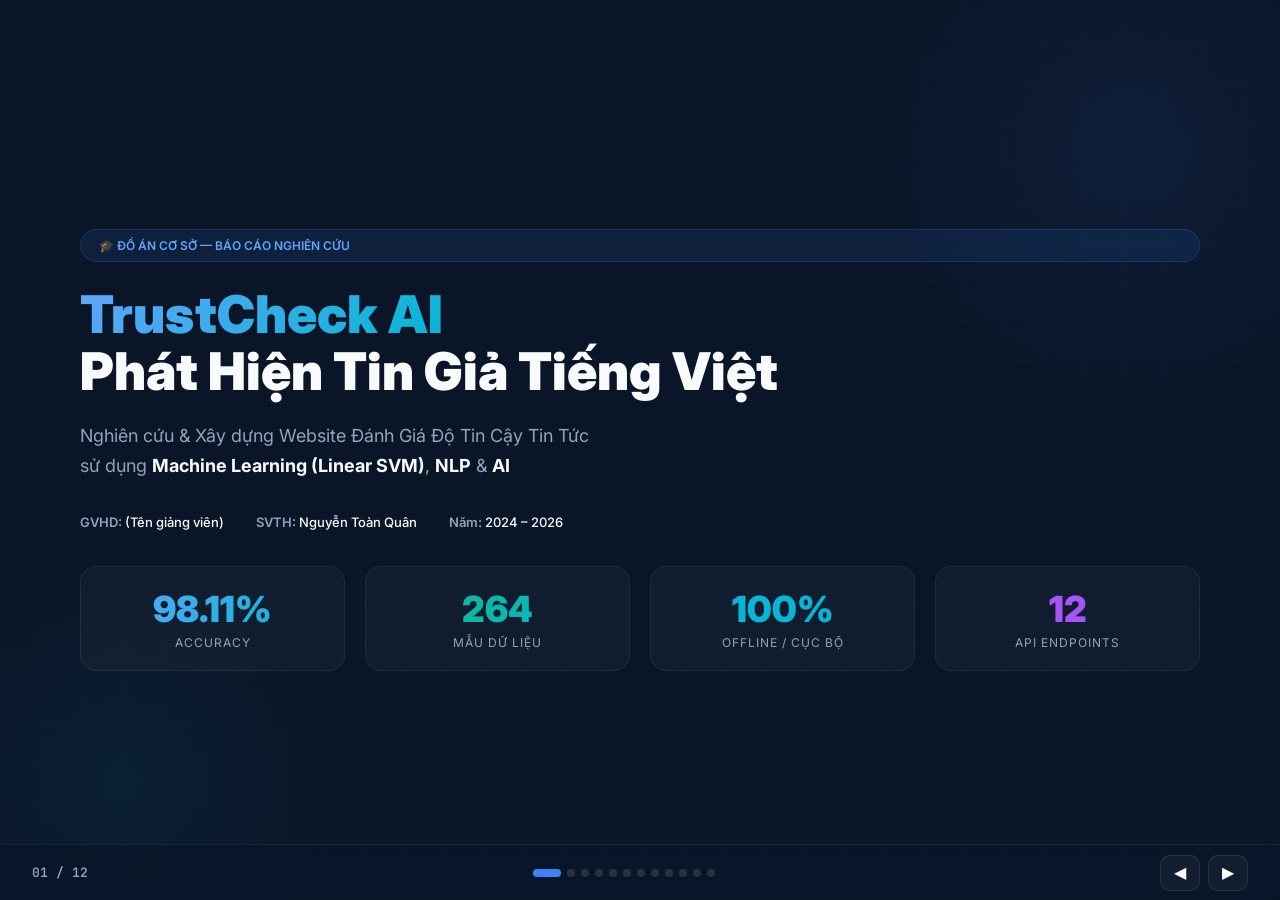
<file: presentation.html>
<!DOCTYPE html>
<html lang="vi">
<head>
    <meta charset="UTF-8">
    <meta name="viewport" content="width=device-width, initial-scale=1.0">
    <title>TrustCheck AI — Báo cáo Đồ án Cơ sở</title>
    <link href="https://fonts.googleapis.com/css2?family=Inter:wght@300;400;500;600;700;800;900&family=JetBrains+Mono:wght@400;500;600&display=swap" rel="stylesheet">
    <style>
        *, *::before, *::after { margin: 0; padding: 0; box-sizing: border-box; }

        :root {
            --navy: #0a1628;
            --navy-light: #111d35;
            --navy-mid: #162544;
            --blue: #3b82f6;
            --blue-light: #60a5fa;
            --cyan: #06b6d4;
            --emerald: #10b981;
            --red: #ef4444;
            --orange: #f97316;
            --amber: #f59e0b;
            --purple: #a855f7;
            --pink: #ec4899;
            --white: #f8fafc;
            --gray: #94a3b8;
            --gray-dark: #64748b;
        }

        html, body {
            width: 100%; height: 100%;
            font-family: 'Inter', sans-serif;
            background: var(--navy);
            color: var(--white);
            overflow: hidden;
        }

        /* ── Slide Container ───────────────────── */
        .slides-wrapper {
            width: 100%; height: 100%;
            position: relative;
        }

        .slide {
            position: absolute;
            inset: 0;
            display: flex;
            flex-direction: column;
            justify-content: center;
            padding: 60px 80px;
            opacity: 0;
            transform: translateX(60px);
            transition: opacity 0.6s ease, transform 0.6s ease;
            pointer-events: none;
            overflow-y: auto;
        }
        .slide.active {
            opacity: 1;
            transform: translateX(0);
            pointer-events: auto;
        }
        .slide.prev {
            opacity: 0;
            transform: translateX(-60px);
        }

        /* ── Backgrounds ───────────────────── */
        .bg-grid {
            background-image:
                linear-gradient(rgba(59,130,246,0.03) 1px, transparent 1px),
                linear-gradient(90deg, rgba(59,130,246,0.03) 1px, transparent 1px);
            background-size: 40px 40px;
        }
        .bg-radial {
            background: radial-gradient(ellipse at 30% 50%, rgba(59,130,246,0.08) 0%, transparent 60%),
                        radial-gradient(ellipse at 70% 80%, rgba(6,182,212,0.06) 0%, transparent 50%);
        }
        .bg-glow-top {
            background: radial-gradient(ellipse at 50% -10%, rgba(59,130,246,0.12) 0%, transparent 50%);
        }

        /* ── Typography ───────────────────── */
        .slide-label {
            font-size: 11px;
            font-weight: 700;
            text-transform: uppercase;
            letter-spacing: 4px;
            color: var(--blue-light);
            margin-bottom: 12px;
        }
        h1 { font-size: 52px; font-weight: 900; line-height: 1.1; margin-bottom: 20px; }
        h2 { font-size: 38px; font-weight: 800; line-height: 1.2; margin-bottom: 16px; }
        h3 { font-size: 22px; font-weight: 700; margin-bottom: 10px; }
        .subtitle {
            font-size: 18px;
            font-weight: 400;
            color: var(--gray);
            line-height: 1.7;
            max-width: 800px;
        }
        .text-gradient {
            background: linear-gradient(135deg, var(--blue-light), var(--cyan));
            -webkit-background-clip: text;
            -webkit-text-fill-color: transparent;
            background-clip: text;
        }
        .text-gradient-warm {
            background: linear-gradient(135deg, var(--orange), var(--pink));
            -webkit-background-clip: text;
            -webkit-text-fill-color: transparent;
            background-clip: text;
        }
        .text-gradient-green {
            background: linear-gradient(135deg, var(--emerald), var(--cyan));
            -webkit-background-clip: text;
            -webkit-text-fill-color: transparent;
            background-clip: text;
        }

        /* ── Cards ───────────────────── */
        .card-grid {
            display: grid;
            gap: 16px;
            margin-top: 20px;
        }
        .card-grid.cols-2 { grid-template-columns: 1fr 1fr; }
        .card-grid.cols-3 { grid-template-columns: 1fr 1fr 1fr; }
        .card-grid.cols-4 { grid-template-columns: 1fr 1fr 1fr 1fr; }

        .card {
            background: rgba(255,255,255,0.03);
            border: 1px solid rgba(255,255,255,0.06);
            border-radius: 16px;
            padding: 24px;
            backdrop-filter: blur(10px);
            transition: transform 0.3s, border-color 0.3s;
        }
        .card:hover {
            transform: translateY(-3px);
            border-color: rgba(59,130,246,0.3);
        }
        .card .icon {
            width: 44px; height: 44px;
            border-radius: 12px;
            display: flex;
            align-items: center;
            justify-content: center;
            font-size: 20px;
            margin-bottom: 14px;
        }
        .icon-blue { background: rgba(59,130,246,0.15); }
        .icon-cyan { background: rgba(6,182,212,0.15); }
        .icon-green { background: rgba(16,185,129,0.15); }
        .icon-red { background: rgba(239,68,68,0.15); }
        .icon-purple { background: rgba(168,85,247,0.15); }
        .icon-orange { background: rgba(249,115,22,0.15); }
        .icon-pink { background: rgba(236,72,153,0.15); }
        .icon-amber { background: rgba(245,158,11,0.15); }

        .card h3 { font-size: 16px; font-weight: 700; margin-bottom: 8px; }
        .card p { font-size: 13px; color: var(--gray); line-height: 1.6; }

        /* ── Metric Stat ───────────────────── */
        .stat-row {
            display: flex;
            gap: 20px;
            margin-top: 24px;
            flex-wrap: wrap;
        }
        .stat-box {
            flex: 1;
            min-width: 140px;
            background: rgba(255,255,255,0.03);
            border: 1px solid rgba(255,255,255,0.06);
            border-radius: 16px;
            padding: 20px 24px;
            text-align: center;
        }
        .stat-box .value {
            font-size: 36px;
            font-weight: 900;
            margin-bottom: 4px;
        }
        .stat-box .label {
            font-size: 12px;
            color: var(--gray);
            text-transform: uppercase;
            letter-spacing: 1px;
        }

        /* ── Table ───────────────────── */
        .data-table {
            width: 100%;
            border-collapse: separate;
            border-spacing: 0;
            margin-top: 16px;
            font-size: 14px;
        }
        .data-table th {
            background: rgba(59,130,246,0.12);
            padding: 12px 16px;
            text-align: left;
            font-weight: 700;
            font-size: 12px;
            text-transform: uppercase;
            letter-spacing: 1px;
            color: var(--blue-light);
        }
        .data-table th:first-child { border-radius: 10px 0 0 0; }
        .data-table th:last-child { border-radius: 0 10px 0 0; }
        .data-table td {
            padding: 11px 16px;
            border-bottom: 1px solid rgba(255,255,255,0.04);
            color: var(--gray);
        }
        .data-table tr:hover td {
            background: rgba(255,255,255,0.02);
        }
        .data-table tr.highlight td {
            color: var(--white);
            background: rgba(59,130,246,0.08);
            font-weight: 600;
        }

        /* ── Badge / Tag ───────────────────── */
        .badge {
            display: inline-block;
            padding: 4px 12px;
            border-radius: 100px;
            font-size: 11px;
            font-weight: 700;
            letter-spacing: 0.5px;
        }
        .badge-blue { background: rgba(59,130,246,0.15); color: var(--blue-light); }
        .badge-green { background: rgba(16,185,129,0.15); color: var(--emerald); }
        .badge-red { background: rgba(239,68,68,0.15); color: var(--red); }
        .badge-amber { background: rgba(245,158,11,0.15); color: var(--amber); }

        /* ── Flow / Pipeline ───────────────────── */
        .pipeline {
            display: flex;
            align-items: center;
            gap: 0;
            margin-top: 24px;
            flex-wrap: wrap;
        }
        .pipeline-step {
            flex: 1;
            min-width: 130px;
            background: rgba(255,255,255,0.03);
            border: 1px solid rgba(255,255,255,0.06);
            border-radius: 12px;
            padding: 16px;
            text-align: center;
            position: relative;
        }
        .pipeline-step .step-icon {
            font-size: 24px;
            margin-bottom: 8px;
        }
        .pipeline-step .step-title {
            font-size: 12px;
            font-weight: 700;
            color: var(--white);
            margin-bottom: 4px;
        }
        .pipeline-step .step-desc {
            font-size: 10px;
            color: var(--gray-dark);
            line-height: 1.4;
        }
        .pipeline-arrow {
            font-size: 18px;
            color: var(--blue);
            padding: 0 6px;
            flex-shrink: 0;
        }

        /* ── Two Column Layout ───────────────────── */
        .two-col {
            display: grid;
            grid-template-columns: 1fr 1fr;
            gap: 40px;
            align-items: start;
        }
        .two-col.wide-left { grid-template-columns: 1.3fr 1fr; }
        .two-col.wide-right { grid-template-columns: 1fr 1.3fr; }

        /* ── Bullet List ───────────────────── */
        .bullet-list {
            list-style: none;
            padding: 0;
        }
        .bullet-list li {
            position: relative;
            padding-left: 28px;
            margin-bottom: 12px;
            font-size: 15px;
            color: var(--gray);
            line-height: 1.6;
        }
        .bullet-list li::before {
            content: '';
            position: absolute;
            left: 0;
            top: 8px;
            width: 8px;
            height: 8px;
            border-radius: 50%;
            background: var(--blue);
        }
        .bullet-list li strong { color: var(--white); }

        .bullet-list.green li::before { background: var(--emerald); }
        .bullet-list.red li::before { background: var(--red); }
        .bullet-list.orange li::before { background: var(--orange); }

        /* ── Code Block ───────────────────── */
        .code-block {
            background: rgba(0,0,0,0.3);
            border: 1px solid rgba(255,255,255,0.06);
            border-radius: 12px;
            padding: 20px 24px;
            font-family: 'JetBrains Mono', monospace;
            font-size: 12px;
            line-height: 1.8;
            color: var(--gray);
            overflow-x: auto;
            margin-top: 12px;
        }
        .code-block .kw { color: var(--purple); }
        .code-block .fn { color: var(--blue-light); }
        .code-block .str { color: var(--emerald); }
        .code-block .cm { color: var(--gray-dark); }
        .code-block .num { color: var(--orange); }

        /* ── Progress Bar ───────────────────── */
        .progress-bar-container {
            margin-bottom: 14px;
        }
        .progress-label {
            display: flex;
            justify-content: space-between;
            font-size: 13px;
            margin-bottom: 6px;
        }
        .progress-label .name { font-weight: 600; color: var(--white); }
        .progress-label .val { font-weight: 700; font-family: 'JetBrains Mono', monospace; }
        .progress-track {
            height: 10px;
            background: rgba(255,255,255,0.06);
            border-radius: 100px;
            overflow: hidden;
        }
        .progress-fill {
            height: 100%;
            border-radius: 100px;
            transition: width 1s ease;
        }

        /* ── Screenshot frame ───────────────────── */
        .screenshot-grid {
            display: grid;
            grid-template-columns: 1fr 1fr 1fr;
            gap: 14px;
            margin-top: 16px;
        }
        .screenshot-frame {
            border-radius: 12px;
            overflow: hidden;
            border: 1px solid rgba(255,255,255,0.08);
            background: var(--navy-light);
        }
        .screenshot-frame .frame-bar {
            height: 24px;
            background: rgba(255,255,255,0.04);
            display: flex;
            align-items: center;
            padding: 0 10px;
            gap: 5px;
        }
        .screenshot-frame .dot {
            width: 7px; height: 7px;
            border-radius: 50%;
        }
        .screenshot-frame .dot.r { background: #ef4444; }
        .screenshot-frame .dot.y { background: #f59e0b; }
        .screenshot-frame .dot.g { background: #10b981; }
        .screenshot-frame img {
            width: 100%;
            display: block;
        }
        .screenshot-frame .frame-label {
            padding: 8px 12px;
            font-size: 11px;
            font-weight: 600;
            color: var(--gray);
            text-align: center;
            background: rgba(255,255,255,0.02);
        }

        /* ── Circular Loop ───────────────────── */
        .loop-container {
            display: flex;
            align-items: center;
            justify-content: center;
            gap: 0;
            margin-top: 24px;
        }
        .loop-step {
            width: 160px;
            padding: 16px;
            background: rgba(255,255,255,0.03);
            border: 1px solid rgba(255,255,255,0.06);
            border-radius: 14px;
            text-align: center;
        }
        .loop-step .loop-icon { font-size: 28px; margin-bottom: 8px; }
        .loop-step .loop-title { font-size: 12px; font-weight: 700; color: var(--white); margin-bottom: 4px; }
        .loop-step .loop-desc { font-size: 10px; color: var(--gray-dark); }
        .loop-arrow { font-size: 24px; color: var(--cyan); padding: 0 10px; }

        /* ── Navigation ───────────────────── */
        .nav-bar {
            position: fixed;
            bottom: 0;
            left: 0; right: 0;
            height: 56px;
            background: rgba(10,22,40,0.85);
            backdrop-filter: blur(20px);
            border-top: 1px solid rgba(255,255,255,0.06);
            display: flex;
            align-items: center;
            justify-content: space-between;
            padding: 0 32px;
            z-index: 1000;
        }
        .nav-bar .slide-counter {
            font-size: 13px;
            color: var(--gray);
            font-weight: 600;
            font-family: 'JetBrains Mono', monospace;
        }
        .nav-bar .nav-btns {
            display: flex;
            gap: 8px;
        }
        .nav-btn {
            width: 40px; height: 36px;
            border-radius: 10px;
            border: 1px solid rgba(255,255,255,0.1);
            background: rgba(255,255,255,0.04);
            color: var(--white);
            font-size: 16px;
            cursor: pointer;
            display: flex;
            align-items: center;
            justify-content: center;
            transition: background 0.2s, border-color 0.2s;
        }
        .nav-btn:hover {
            background: rgba(59,130,246,0.15);
            border-color: rgba(59,130,246,0.4);
        }
        .progress-dots {
            display: flex;
            gap: 6px;
        }
        .progress-dot {
            width: 8px; height: 8px;
            border-radius: 50%;
            background: rgba(255,255,255,0.12);
            cursor: pointer;
            transition: all 0.3s;
        }
        .progress-dot.active {
            width: 28px;
            border-radius: 100px;
            background: var(--blue);
        }

        /* ── Cover Slide Special ───────────────────── */
        .cover-deco {
            position: absolute;
            top: -100px;
            right: -100px;
            width: 500px;
            height: 500px;
            border-radius: 50%;
            background: radial-gradient(circle, rgba(59,130,246,0.08) 0%, transparent 70%);
            pointer-events: none;
        }
        .cover-deco-2 {
            position: absolute;
            bottom: -80px;
            left: -80px;
            width: 400px;
            height: 400px;
            border-radius: 50%;
            background: radial-gradient(circle, rgba(6,182,212,0.06) 0%, transparent 70%);
            pointer-events: none;
        }
        .cover-badge {
            display: inline-flex;
            align-items: center;
            gap: 8px;
            padding: 8px 18px;
            border-radius: 100px;
            background: rgba(59,130,246,0.1);
            border: 1px solid rgba(59,130,246,0.2);
            font-size: 12px;
            font-weight: 600;
            color: var(--blue-light);
            margin-bottom: 24px;
        }
        .cover-info {
            margin-top: 32px;
            display: flex;
            gap: 32px;
            flex-wrap: wrap;
        }
        .cover-info-item {
            font-size: 13px;
            color: var(--gray);
        }
        .cover-info-item strong {
            color: var(--gray);
            font-weight: 600;
        }
        .cover-info-item span {
            color: var(--white);
            font-weight: 500;
        }

        /* ── Highlight Box ───────────────────── */
        .highlight-box {
            background: linear-gradient(135deg, rgba(59,130,246,0.08), rgba(6,182,212,0.06));
            border: 1px solid rgba(59,130,246,0.15);
            border-radius: 14px;
            padding: 20px 24px;
            margin-top: 16px;
        }
        .highlight-box.green {
            background: linear-gradient(135deg, rgba(16,185,129,0.08), rgba(6,182,212,0.06));
            border-color: rgba(16,185,129,0.15);
        }
        .highlight-box.red {
            background: linear-gradient(135deg, rgba(239,68,68,0.08), rgba(249,115,22,0.06));
            border-color: rgba(239,68,68,0.15);
        }

        /* ── Sign list ───────────────────── */
        .sign-list {
            list-style: none;
            padding: 0;
        }
        .sign-list li {
            display: flex;
            align-items: center;
            gap: 10px;
            padding: 8px 0;
            font-size: 14px;
            color: var(--gray);
            border-bottom: 1px solid rgba(255,255,255,0.03);
        }
        .sign-list li .sign-icon {
            font-size: 16px;
            flex-shrink: 0;
        }

        /* ── Responsive (smaller screens) ───────────────────── */
        @media (max-width: 1200px) {
            .slide { padding: 40px 50px; }
            h1 { font-size: 40px; }
            h2 { font-size: 30px; }
            .card-grid.cols-3 { grid-template-columns: 1fr 1fr; }
            .card-grid.cols-4 { grid-template-columns: 1fr 1fr; }
            .screenshot-grid { grid-template-columns: 1fr 1fr; }
        }

        /* ── Keyframes ───────────────────── */
        @keyframes fadeInUp {
            from { opacity: 0; transform: translateY(20px); }
            to { opacity: 1; transform: translateY(0); }
        }
        .slide.active .anim-1 { animation: fadeInUp 0.5s 0.1s both; }
        .slide.active .anim-2 { animation: fadeInUp 0.5s 0.25s both; }
        .slide.active .anim-3 { animation: fadeInUp 0.5s 0.4s both; }
        .slide.active .anim-4 { animation: fadeInUp 0.5s 0.55s both; }
        .slide.active .anim-5 { animation: fadeInUp 0.5s 0.7s both; }

        @keyframes pulse-glow {
            0%, 100% { box-shadow: 0 0 0 0 rgba(59,130,246,0.2); }
            50% { box-shadow: 0 0 20px 4px rgba(59,130,246,0.15); }
        }
    </style>
</head>
<body>

<div class="slides-wrapper" id="slidesWrapper">

    <!-- ════════════════════════════════════════════════════════
         SLIDE 1: TRANG BÌA
         ════════════════════════════════════════════════════════ -->
    <div class="slide active bg-grid" id="slide-0">
        <div class="cover-deco"></div>
        <div class="cover-deco-2"></div>

        <div class="anim-1 cover-badge">🎓 ĐỒ ÁN CƠ SỞ — BÁO CÁO NGHIÊN CỨU</div>

        <h1 class="anim-2">
            <span class="text-gradient">TrustCheck AI</span><br>
            Phát Hiện Tin Giả Tiếng Việt
        </h1>

        <p class="subtitle anim-3">
            Nghiên cứu & Xây dựng Website Đánh Giá Độ Tin Cậy Tin Tức<br>
            sử dụng <strong style="color:var(--white)">Machine Learning (Linear SVM)</strong>, 
            <strong style="color:var(--white)">NLP</strong> & 
            <strong style="color:var(--white)">AI</strong>
        </p>

        <div class="cover-info anim-4">
            <div class="cover-info-item"><strong>GVHD: </strong> <span>(Tên giảng viên)</span></div>
            <div class="cover-info-item"><strong>SVTH: </strong> <span>Nguyễn Toàn Quân</span></div>
            <div class="cover-info-item"><strong>Năm: </strong> <span>2024 – 2026</span></div>
        </div>

        <div class="stat-row anim-5" style="margin-top:36px;">
            <div class="stat-box">
                <div class="value text-gradient">98.11%</div>
                <div class="label">Accuracy</div>
            </div>
            <div class="stat-box">
                <div class="value text-gradient-green">264</div>
                <div class="label">Mẫu dữ liệu</div>
            </div>
            <div class="stat-box">
                <div class="value" style="color:var(--cyan)">100%</div>
                <div class="label">Offline / Cục bộ</div>
            </div>
            <div class="stat-box">
                <div class="value" style="color:var(--purple)">12</div>
                <div class="label">API Endpoints</div>
            </div>
        </div>
    </div>

    <!-- ════════════════════════════════════════════════════════
         SLIDE 2: ĐẶT VẤN ĐỀ
         ════════════════════════════════════════════════════════ -->
    <div class="slide bg-grid bg-radial" id="slide-1">
        <div class="slide-label anim-1">Chương 1</div>
        <h2 class="anim-2">Đặt Vấn Đề & <span class="text-gradient-warm">Bối Cảnh</span></h2>
        <p class="subtitle anim-3" style="margin-bottom:24px;">
            Tin giả tiếng Việt đang là thách thức lớn trong thời đại số — cần giải pháp AI tự động.
        </p>

        <div class="card-grid cols-2 anim-4">
            <div class="card">
                <div class="icon icon-red">📱</div>
                <h3>Bùng nổ thông tin số</h3>
                <p>Mạng xã hội phát triển vượt bậc. Lượng tin tức sản sinh mỗi giây cực kỳ lớn, vượt quá khả năng kiểm chứng thủ công của con người.</p>
            </div>
            <div class="card">
                <div class="icon icon-orange">⚠️</div>
                <h3>Vấn nạn Tin giả (Fake News)</h3>
                <p>Tin giả tiếng Việt ngày càng tinh vi, giật gân — nhằm câu view, định hướng dư luận, hoặc lừa đảo trục lợi.</p>
            </div>
            <div class="card">
                <div class="icon icon-purple">💥</div>
                <h3>Tác động tiêu cực</h3>
                <p>Gây hoang mang dư luận, suy giảm niềm tin vào báo chí chính thống, ảnh hưởng trực tiếp đến an ninh xã hội.</p>
            </div>
            <div class="card">
                <div class="icon icon-blue">🕐</div>
                <h3>Kiểm chứng thủ công tốn thời gian</h3>
                <p>Phương pháp thủ công không thể bao phủ toàn bộ luồng thông tin khổng lồ trên internet.</p>
            </div>
        </div>
    </div>

    <!-- ════════════════════════════════════════════════════════
         SLIDE 3: MỤC TIÊU
         ════════════════════════════════════════════════════════ -->
    <div class="slide bg-grid bg-glow-top" id="slide-2">
        <div class="slide-label anim-1">Chương 2</div>
        <h2 class="anim-2">Mục Tiêu & <span class="text-gradient">Phạm Vi Nghiên Cứu</span></h2>

        <div class="two-col anim-3" style="margin-top:24px;">
            <div>
                <div class="highlight-box">
                    <h3 style="color:var(--blue-light);margin-bottom:12px;">🎯 Mục tiêu tổng quát</h3>
                    <p style="font-size:14px;color:var(--gray);line-height:1.7;">
                        Xây dựng ứng dụng Web hoàn chỉnh giúp <strong style="color:var(--white)">kiểm chứng và đánh giá độ tin cậy</strong> tin tức tiếng Việt một cách tự động, minh bạch và <strong style="color:var(--white)">giải thích rõ ràng lý do</strong>.
                    </p>
                </div>
            </div>
            <div>
                <ul class="bullet-list">
                    <li><strong>NLP tiếng Việt:</strong> Tách từ bằng Underthesea, vector hóa TF-IDF (unigram → trigram), 20,000 features</li>
                    <li><strong>Mô hình AI:</strong> Huấn luyện Linear SVM phân loại tin thật / tin giả với Accuracy 98.11%</li>
                    <li><strong>OCR Vision:</strong> Tích hợp EasyOCR trích xuất chữ từ ảnh chụp màn hình tin tức</li>
                    <li><strong>Auto Crawler:</strong> BeautifulSoup tự động cào nội dung bài báo chỉ từ 1 URL</li>
                    <li><strong>Trợ lý Chatbot AI:</strong> Chatbot NLP cục bộ kiểm chứng tin đồn — không cần API bên ngoài</li>
                </ul>
            </div>
        </div>
    </div>

    <!-- ════════════════════════════════════════════════════════
         SLIDE 4: CÔNG NGHỆ
         ════════════════════════════════════════════════════════ -->
    <div class="slide bg-grid bg-radial" id="slide-3">
        <div class="slide-label anim-1">Chương 3</div>
        <h2 class="anim-2">Công Nghệ <span class="text-gradient-green">Sử Dụng</span></h2>

        <div class="card-grid cols-4 anim-3">
            <div class="card" style="text-align:center;">
                <div class="icon icon-blue" style="margin:0 auto 12px;">🐍</div>
                <h3>Python</h3>
                <p>Ngôn ngữ lập trình chính</p>
            </div>
            <div class="card" style="text-align:center;">
                <div class="icon icon-green" style="margin:0 auto 12px;">🌐</div>
                <h3>Flask</h3>
                <p>Web Framework Backend</p>
            </div>
            <div class="card" style="text-align:center;">
                <div class="icon icon-purple" style="margin:0 auto 12px;">🤖</div>
                <h3>scikit-learn</h3>
                <p>Machine Learning Library</p>
            </div>
            <div class="card" style="text-align:center;">
                <div class="icon icon-cyan" style="margin:0 auto 12px;">📝</div>
                <h3>Underthesea</h3>
                <p>NLP tiếng Việt (Tách từ)</p>
            </div>
            <div class="card" style="text-align:center;">
                <div class="icon icon-orange" style="margin:0 auto 12px;">👁️</div>
                <h3>EasyOCR</h3>
                <p>Trích xuất chữ từ ảnh</p>
            </div>
            <div class="card" style="text-align:center;">
                <div class="icon icon-amber" style="margin:0 auto 12px;">📊</div>
                <h3>TF-IDF</h3>
                <p>Vector hóa văn bản</p>
            </div>
            <div class="card" style="text-align:center;">
                <div class="icon icon-pink" style="margin:0 auto 12px;">🗃️</div>
                <h3>SQLite</h3>
                <p>Cơ sở dữ liệu lịch sử</p>
            </div>
            <div class="card" style="text-align:center;">
                <div class="icon icon-red" style="margin:0 auto 12px;">🔗</div>
                <h3>BeautifulSoup</h3>
                <p>Cào dữ liệu bài báo</p>
            </div>
        </div>
    </div>

    <!-- ════════════════════════════════════════════════════════
         SLIDE 5: KIẾN TRÚC HỆ THỐNG
         ════════════════════════════════════════════════════════ -->
    <div class="slide bg-grid" id="slide-4">
        <div class="slide-label anim-1">Chương 4</div>
        <h2 class="anim-2">Kiến Trúc Hệ Thống & <span class="text-gradient">Luồng Xử Lý</span></h2>

        <div class="pipeline anim-3">
            <div class="pipeline-step">
                <div class="step-icon">👤</div>
                <div class="step-title">Đầu vào</div>
                <div class="step-desc">Văn bản / URL báo / Ảnh screenshot</div>
            </div>
            <div class="pipeline-arrow">→</div>
            <div class="pipeline-step">
                <div class="step-icon">🔍</div>
                <div class="step-title">Trích xuất</div>
                <div class="step-desc">OCR Vision hoặc Web Crawler</div>
            </div>
            <div class="pipeline-arrow">→</div>
            <div class="pipeline-step">
                <div class="step-icon">📝</div>
                <div class="step-title">NLP Tiền xử lý</div>
                <div class="step-desc">Underthesea tách từ + Clean text</div>
            </div>
            <div class="pipeline-arrow">→</div>
            <div class="pipeline-step">
                <div class="step-icon">📊</div>
                <div class="step-title">TF-IDF</div>
                <div class="step-desc">N-gram (1→3), 20K features</div>
            </div>
            <div class="pipeline-arrow">→</div>
            <div class="pipeline-step" style="border-color:rgba(59,130,246,0.3);background:rgba(59,130,246,0.06);">
                <div class="step-icon">🤖</div>
                <div class="step-title" style="color:var(--blue-light);">Linear SVM</div>
                <div class="step-desc">Calibrated Classifier → Nhãn + Xác suất</div>
            </div>
            <div class="pipeline-arrow">→</div>
            <div class="pipeline-step">
                <div class="step-icon">🛡️</div>
                <div class="step-title">Scoring & XAI</div>
                <div class="step-desc">Điểm tin cậy + Lý do giải thích</div>
            </div>
            <div class="pipeline-arrow">→</div>
            <div class="pipeline-step" style="border-color:rgba(16,185,129,0.3);background:rgba(16,185,129,0.06);">
                <div class="step-icon">✅</div>
                <div class="step-title" style="color:var(--emerald);">Kết quả</div>
                <div class="step-desc">Giao diện trực quan + Biểu đồ</div>
            </div>
        </div>

        <div class="two-col anim-4" style="margin-top:28px;">
            <div class="code-block">
                <span class="cm"># preprocess.py — Tiền xử lý NLP</span><br>
                <span class="kw">def</span> <span class="fn">clean_text</span>(text):<br>
                &nbsp;&nbsp;text = text.<span class="fn">lower</span>()<br>
                &nbsp;&nbsp;text = re.<span class="fn">sub</span>(<span class="str">r"http\S+"</span>, <span class="str">""</span>, text)<br>
                &nbsp;&nbsp;text = <span class="fn">word_tokenize</span>(text, format=<span class="str">"text"</span>)<br>
                &nbsp;&nbsp;filtered = [w <span class="kw">for</span> w <span class="kw">in</span> words<br>
                &nbsp;&nbsp;&nbsp;&nbsp;<span class="kw">if</span> w <span class="kw">not in</span> STOPWORDS]<br>
                &nbsp;&nbsp;<span class="kw">return</span> <span class="str">" "</span>.<span class="fn">join</span>(filtered)
            </div>
            <div class="code-block">
                <span class="cm"># train.py — TF-IDF + Linear SVM</span><br>
                vectorizer = <span class="fn">TfidfVectorizer</span>(<br>
                &nbsp;&nbsp;max_features=<span class="num">20000</span>,<br>
                &nbsp;&nbsp;ngram_range=(<span class="num">1</span>, <span class="num">3</span>),<br>
                &nbsp;&nbsp;sublinear_tf=<span class="kw">True</span>,<br>
                &nbsp;&nbsp;min_df=<span class="num">2</span>, max_df=<span class="num">0.95</span>)<br><br>
                svm = <span class="fn">CalibratedClassifierCV</span>(<br>
                &nbsp;&nbsp;<span class="fn">LinearSVC</span>(C=<span class="num">2.0</span>), cv=<span class="num">3</span>)
            </div>
        </div>
    </div>

    <!-- ════════════════════════════════════════════════════════
         SLIDE 6: LINEAR SVM
         ════════════════════════════════════════════════════════ -->
    <div class="slide bg-grid bg-glow-top" id="slide-5">
        <div class="slide-label anim-1">Chương 5</div>
        <h2 class="anim-2">Mô Hình <span class="text-gradient">Linear SVM</span></h2>

        <div class="two-col anim-3" style="margin-top:20px;">
            <div>
                <h3 style="color:var(--blue-light);margin-bottom:16px;">Tại sao chọn Linear SVM?</h3>
                <ul class="bullet-list">
                    <li><strong>Hiệu quả với dữ liệu thưa (Sparse Data):</strong> Văn bản TF-IDF có 20,000 chiều nhưng phần lớn giá trị = 0. Linear SVM hoạt động cực hiệu quả trên không gian này.</li>
                    <li><strong>Tốc độ nhanh & Tiết kiệm:</strong> Huấn luyện và dự đoán chỉ mất mili-giây, phù hợp chạy cục bộ offline.</li>
                    <li><strong>Ranh giới phân loại tối ưu:</strong> Phân tách hai lớp Tin thật / Tin giả bằng siêu phẳng (hyperplane) có margin lớn nhất.</li>
                    <li><strong>Calibrated Probability:</strong> Bọc trong CalibratedClassifierCV (3-fold) để xuất xác suất % trực quan cho người dùng.</li>
                </ul>
            </div>
            <div>
                <div class="highlight-box" style="margin-bottom:16px;">
                    <h3 style="color:var(--emerald);margin-bottom:12px;">📐 Cấu hình mô hình</h3>
                    <ul class="bullet-list green" style="font-size:13px;">
                        <li><strong>Thuật toán:</strong> LinearSVC (liblinear)</li>
                        <li><strong>Hệ số C:</strong> 2.0 (cân bằng bias-variance)</li>
                        <li><strong>Class weight:</strong> balanced (tự cân bằng nhãn)</li>
                        <li><strong>Max iterations:</strong> 3,000</li>
                        <li><strong>Calibration:</strong> CalibratedClassifierCV, cv=3</li>
                    </ul>
                </div>
                <div class="highlight-box green">
                    <h3 style="color:var(--emerald);margin-bottom:8px;">✅ Ưu điểm nổi bật</h3>
                    <p style="font-size:13px;color:var(--gray);line-height:1.6;">
                        Trích xuất được hệ số <code style="color:var(--orange);background:rgba(0,0,0,0.3);padding:2px 6px;border-radius:4px;">coef_</code> → xác định chính xác từ khóa nào ảnh hưởng mạnh nhất → giải thích lý do cho người dùng (Explainable AI).
                    </p>
                </div>
            </div>
        </div>
    </div>

    <!-- ════════════════════════════════════════════════════════
         SLIDE 7: KẾT QUẢ HIỆU SUẤT
         ════════════════════════════════════════════════════════ -->
    <div class="slide bg-grid bg-radial" id="slide-6">
        <div class="slide-label anim-1">Chương 6</div>
        <h2 class="anim-2">Kết Quả <span class="text-gradient-green">Huấn Luyện & Đánh Giá</span></h2>

        <div class="two-col anim-3" style="margin-top:16px;">
            <div>
                <div class="stat-row" style="margin-top:0;">
                    <div class="stat-box">
                        <div class="value text-gradient">264</div>
                        <div class="label">Tổng mẫu</div>
                    </div>
                    <div class="stat-box">
                        <div class="value" style="color:var(--emerald);">133</div>
                        <div class="label">Tin thật</div>
                    </div>
                    <div class="stat-box">
                        <div class="value" style="color:var(--red);">131</div>
                        <div class="label">Tin giả</div>
                    </div>
                </div>

                <div style="margin-top:20px;">
                    <div class="progress-bar-container">
                        <div class="progress-label"><span class="name">Accuracy</span><span class="val" style="color:var(--blue-light);">98.11%</span></div>
                        <div class="progress-track"><div class="progress-fill" style="width:98.11%;background:linear-gradient(90deg,var(--blue),var(--cyan));"></div></div>
                    </div>
                    <div class="progress-bar-container">
                        <div class="progress-label"><span class="name">Precision</span><span class="val" style="color:var(--emerald);">98.18%</span></div>
                        <div class="progress-track"><div class="progress-fill" style="width:98.18%;background:linear-gradient(90deg,var(--emerald),var(--cyan));"></div></div>
                    </div>
                    <div class="progress-bar-container">
                        <div class="progress-label"><span class="name">Recall</span><span class="val" style="color:var(--purple);">98.11%</span></div>
                        <div class="progress-track"><div class="progress-fill" style="width:98.11%;background:linear-gradient(90deg,var(--purple),var(--pink));"></div></div>
                    </div>
                    <div class="progress-bar-container">
                        <div class="progress-label"><span class="name">F1-Score</span><span class="val" style="color:var(--orange);">98.11%</span></div>
                        <div class="progress-track"><div class="progress-fill" style="width:98.11%;background:linear-gradient(90deg,var(--orange),var(--amber));"></div></div>
                    </div>
                    <div class="progress-bar-container">
                        <div class="progress-label"><span class="name">Cross-Val F1 (5-fold)</span><span class="val" style="color:var(--cyan);">97.63% ± 1.51%</span></div>
                        <div class="progress-track"><div class="progress-fill" style="width:97.63%;background:linear-gradient(90deg,var(--cyan),var(--blue));"></div></div>
                    </div>
                </div>
            </div>
            <div>
                <table class="data-table">
                    <thead>
                        <tr>
                            <th>Mô hình</th>
                            <th>Accuracy</th>
                            <th>F1</th>
                            <th>CV F1</th>
                        </tr>
                    </thead>
                    <tbody>
                        <tr class="highlight">
                            <td><span class="badge badge-blue">★ Linear SVM</span></td>
                            <td style="color:var(--white);">98.11%</td>
                            <td style="color:var(--white);">98.11%</td>
                            <td style="color:var(--white);">97.63%</td>
                        </tr>
                        <tr>
                            <td>Logistic Regression</td>
                            <td>98.11%</td>
                            <td>98.11%</td>
                            <td>97.63%</td>
                        </tr>
                        <tr>
                            <td>Random Forest</td>
                            <td>100.0%</td>
                            <td>100.0%</td>
                            <td>98.10%</td>
                        </tr>
                        <tr>
                            <td>Naive Bayes</td>
                            <td>94.34%</td>
                            <td>94.34%</td>
                            <td>98.58%</td>
                        </tr>
                        <tr>
                            <td>MLP (Neural Net)</td>
                            <td>94.34%</td>
                            <td>94.34%</td>
                            <td>96.16%</td>
                        </tr>
                        <tr>
                            <td>Ensemble Voting</td>
                            <td>98.11%</td>
                            <td>98.11%</td>
                            <td>98.10%</td>
                        </tr>
                    </tbody>
                </table>

                <div class="highlight-box green" style="margin-top:16px;">
                    <p style="font-size:13px;color:var(--gray);line-height:1.6;">
                        📌 <strong style="color:var(--emerald);">Train/Test split:</strong> 80% (211 mẫu) / 20% (53 mẫu) — Stratified<br>
                        📌 <strong style="color:var(--emerald);">CV F1 ± 1.51%:</strong> Mô hình ổn định, không overfitting
                    </p>
                </div>
            </div>
        </div>
    </div>

    <!-- ════════════════════════════════════════════════════════
         SLIDE 8: EXPLAINABLE AI
         ════════════════════════════════════════════════════════ -->
    <div class="slide bg-grid bg-glow-top" id="slide-7">
        <div class="slide-label anim-1">Chương 7</div>
        <h2 class="anim-2">Giải Thích Lý Do — <span class="text-gradient-warm">Explainable AI</span></h2>

        <div class="two-col anim-3" style="margin-top:16px;">
            <div>
                <h3 style="margin-bottom:14px;">🔬 Trích xuất từ khóa ảnh hưởng</h3>
                <p style="font-size:14px;color:var(--gray);line-height:1.7;margin-bottom:16px;">
                    Hệ thống lấy ma trận hệ số <code style="color:var(--orange);background:rgba(0,0,0,0.3);padding:2px 6px;border-radius:4px;">coef_</code> × giá trị TF-IDF → tìm ra <strong style="color:var(--white)">Top 10 từ khóa</strong> ảnh hưởng mạnh nhất đến quyết định phân loại.
                </p>

                <div class="code-block" style="margin-bottom:16px;">
                    <span class="cm"># predict.py — get_top_features()</span><br>
                    coef = model.<span class="fn">coef_</span>[<span class="num">0</span>]<br>
                    tfidf = vector.<span class="fn">toarray</span>()[<span class="num">0</span>]<br>
                    contributions = coef * tfidf<br><br>
                    <span class="cm"># → Top 10 từ theo |contribution|</span><br>
                    scored.<span class="fn">sort</span>(key=<span class="kw">lambda</span> x: <span class="fn">abs</span>(x[<span class="str">"weight"</span>]))<br>
                    <span class="kw">return</span> scored[:<span class="num">10</span>]
                </div>
            </div>
            <div>
                <h3 style="margin-bottom:14px;">🔎 Phát hiện dấu hiệu tin giả</h3>
                <p style="font-size:13px;color:var(--gray);margin-bottom:14px;">Module <code style="color:var(--orange);background:rgba(0,0,0,0.3);padding:2px 6px;border-radius:4px;">scoring.py</code> tự động dò tìm 6 dấu hiệu ngôn ngữ học:</p>
                <ul class="sign-list">
                    <li><span class="sign-icon">🔴</span> <strong style="color:var(--white)">Giọng văn giật gân, cường điệu</strong> — sốc, kinh hoàng, vạch trần...</li>
                    <li><span class="sign-icon">🔴</span> <strong style="color:var(--white)">Thiếu nguồn trích dẫn cụ thể</strong> — không dẫn nguồn báo chí</li>
                    <li><span class="sign-icon">🔴</span> <strong style="color:var(--white)">Thông tin phản khoa học</strong> — thần dược, chữa khỏi 100%...</li>
                    <li><span class="sign-icon">🔴</span> <strong style="color:var(--white)">Kêu gọi hành động khẩn cấp</strong> — share gấp, chia sẻ ngay...</li>
                    <li><span class="sign-icon">🔴</span> <strong style="color:var(--white)">Lạm dụng dấu chấm than</strong> — dùng !!! quá nhiều</li>
                    <li><span class="sign-icon">🔴</span> <strong style="color:var(--white)">Nguồn tin không rõ ràng</strong> — không phải VTV, VnExpress...</li>
                </ul>
            </div>
        </div>
    </div>

    <!-- ════════════════════════════════════════════════════════
         SLIDE 9: TÍNH NĂNG BỔ TRỢ
         ════════════════════════════════════════════════════════ -->
    <div class="slide bg-grid bg-radial" id="slide-8">
        <div class="slide-label anim-1">Chương 8</div>
        <h2 class="anim-2">Tính Năng <span class="text-gradient-green">Cốt Lõi Nâng Cao</span></h2>

        <div class="card-grid cols-3 anim-3" style="margin-top:20px;">
            <div class="card" style="border-color:rgba(6,182,212,0.2);">
                <div class="icon icon-cyan" style="width:56px;height:56px;font-size:26px;">👁️</div>
                <h3 style="font-size:18px;">OCR Vision</h3>
                <p style="margin-bottom:12px;">Sử dụng <strong style="color:var(--white)">EasyOCR</strong> chạy offline, trích xuất văn bản từ ảnh chụp tin tức Facebook, Zalo, TikTok...</p>
                <div class="badge badge-blue">EasyOCR + PIL + NumPy</div>
            </div>
            <div class="card" style="border-color:rgba(16,185,129,0.2);">
                <div class="icon icon-green" style="width:56px;height:56px;font-size:26px;">🔗</div>
                <h3 style="font-size:18px;">Auto Crawler</h3>
                <p style="margin-bottom:12px;">Tự động bóc tách tiêu đề & nội dung bài viết chỉ từ 1 URL báo chí (VnExpress, Tuổi Trẻ, Thanh Niên...)</p>
                <div class="badge badge-green">BeautifulSoup + Requests</div>
            </div>
            <div class="card" style="border-color:rgba(168,85,247,0.2);">
                <div class="icon icon-purple" style="width:56px;height:56px;font-size:26px;">💬</div>
                <h3 style="font-size:18px;">Trợ lý AI Chat</h3>
                <p style="margin-bottom:12px;">Chatbot NLP cục bộ hỗ trợ kiểm chứng tin đồn, phân tích ngôn từ & đưa ra báo cáo thẩm định chuyên sâu.</p>
                <div class="badge badge-amber">NLP Engine + SQLite RAG</div>
            </div>
        </div>

        <div class="highlight-box anim-4" style="margin-top:20px; text-align:center;">
            <p style="font-size:15px; color:var(--gray);">
                🔒 Tất cả tính năng hoạt động <strong style="color:var(--emerald);">hoàn toàn cục bộ (100% Offline)</strong> — không phụ thuộc API bên thứ ba — <strong style="color:var(--emerald);">bảo mật tuyệt đối</strong> dữ liệu người dùng.
            </p>
        </div>
    </div>

    <!-- ════════════════════════════════════════════════════════
         SLIDE 10: ACTIVE LEARNING LOOP
         ════════════════════════════════════════════════════════ -->
    <div class="slide bg-grid" id="slide-9">
        <div class="slide-label anim-1">Chương 9</div>
        <h2 class="anim-2">Vòng Lặp <span class="text-gradient">Đóng Góp & Huấn Luyện Lại</span></h2>
        <p class="subtitle anim-3" style="margin-bottom:16px;">Active Learning Loop — Hệ thống tự cải thiện liên tục qua dữ liệu cộng đồng</p>

        <div class="loop-container anim-4">
            <div class="loop-step" style="border-color:rgba(59,130,246,0.3);">
                <div class="loop-icon">👤</div>
                <div class="loop-title" style="color:var(--blue-light);">Đóng góp dữ liệu</div>
                <div class="loop-desc">Người dùng gửi bài viết + gắn nhãn reliable/unreliable</div>
            </div>
            <div class="loop-arrow">→</div>
            <div class="loop-step">
                <div class="loop-icon">📂</div>
                <div class="loop-title">Cập nhật Dataset</div>
                <div class="loop-desc">Ghi vào file news.csv qua API /api/dataset/add</div>
            </div>
            <div class="loop-arrow">→</div>
            <div class="loop-step" style="border-color:rgba(245,158,11,0.3);">
                <div class="loop-icon">⚙️</div>
                <div class="loop-title" style="color:var(--amber);">Huấn luyện nền</div>
                <div class="loop-desc">Background Thread chạy train.py tự động</div>
            </div>
            <div class="loop-arrow">→</div>
            <div class="loop-step" style="border-color:rgba(16,185,129,0.3);">
                <div class="loop-icon">🔄</div>
                <div class="loop-title" style="color:var(--emerald);">Hot-Reload Model</div>
                <div class="loop-desc">Tự nạp model mới vào RAM không cần restart</div>
            </div>
            <div class="loop-arrow">→</div>
            <div class="loop-step" style="border-color:rgba(168,85,247,0.3);">
                <div class="loop-icon">📈</div>
                <div class="loop-title" style="color:var(--purple);">Phân loại tốt hơn</div>
                <div class="loop-desc">Mô hình cải thiện → quay lại bước 1</div>
            </div>
        </div>

        <div class="two-col anim-5" style="margin-top:24px;">
            <div class="code-block" style="font-size:11px;">
                <span class="cm"># app.py — Threaded Training</span><br>
                <span class="kw">def</span> <span class="fn">run_training_thread</span>():<br>
                &nbsp;&nbsp;<span class="kw">from</span> src.train <span class="kw">import</span> main<br>
                &nbsp;&nbsp;main()  <span class="cm"># Huấn luyện lại SVM</span><br><br>
                t = Thread(target=run_training_thread)<br>
                t.daemon = <span class="kw">True</span><br>
                t.start()  <span class="cm"># Chạy nền, không block</span>
            </div>
            <div class="code-block" style="font-size:11px;">
                <span class="cm"># predict.py — Auto Hot-Reload</span><br>
                <span class="kw">def</span> <span class="fn">_ensure_loaded</span>():<br>
                &nbsp;&nbsp;mtime = os.<span class="fn">getmtime</span>(<span class="str">"vectorizer.pkl"</span>)<br>
                &nbsp;&nbsp;<span class="kw">if</span> mtime > _last_load_time:<br>
                &nbsp;&nbsp;&nbsp;&nbsp;<span class="fn">_load_all</span>()  <span class="cm"># Reload tự động!</span><br><br>
                <span class="cm"># → Model mới sẵn sàng ngay lập tức</span>
            </div>
        </div>
    </div>

    <!-- ════════════════════════════════════════════════════════
         SLIDE 11: DEMO GIAO DIỆN
         ════════════════════════════════════════════════════════ -->
    <div class="slide bg-grid bg-radial" id="slide-10">
        <div class="slide-label anim-1">Demo</div>
        <h2 class="anim-2">Demo Giao Diện <span class="text-gradient">Hệ Thống</span></h2>

        <div class="screenshot-grid anim-3">
            <div class="screenshot-frame">
                <div class="frame-bar"><div class="dot r"></div><div class="dot y"></div><div class="dot g"></div></div>
                <img src="screenshots/homepage.png" alt="Trang chủ" onerror="this.parentElement.style.display='none'">
                <div class="frame-label">🏠 Trang chủ</div>
            </div>
            <div class="screenshot-frame">
                <div class="frame-bar"><div class="dot r"></div><div class="dot y"></div><div class="dot g"></div></div>
                <img src="screenshots/analyzer.png" alt="Phân tích" onerror="this.parentElement.style.display='none'">
                <div class="frame-label">🔍 Phân tích tin tức</div>
            </div>
            <div class="screenshot-frame">
                <div class="frame-bar"><div class="dot r"></div><div class="dot y"></div><div class="dot g"></div></div>
                <img src="screenshots/check_result.png" alt="Kết quả" onerror="this.parentElement.style.display='none'">
                <div class="frame-label">✅ Kết quả phân tích</div>
            </div>
            <div class="screenshot-frame">
                <div class="frame-bar"><div class="dot r"></div><div class="dot y"></div><div class="dot g"></div></div>
                <img src="screenshots/dashboard.png" alt="Dashboard" onerror="this.parentElement.style.display='none'">
                <div class="frame-label">📊 Dashboard</div>
            </div>
            <div class="screenshot-frame">
                <div class="frame-bar"><div class="dot r"></div><div class="dot y"></div><div class="dot g"></div></div>
                <img src="screenshots/history.png" alt="Lịch sử" onerror="this.parentElement.style.display='none'">
                <div class="frame-label">📋 Lịch sử kiểm định</div>
            </div>
            <div class="screenshot-frame">
                <div class="frame-bar"><div class="dot r"></div><div class="dot y"></div><div class="dot g"></div></div>
                <img src="screenshots/ai_assistant.png" alt="Chatbot" onerror="this.parentElement.style.display='none'">
                <div class="frame-label">💬 Trợ lý AI Chat</div>
            </div>
        </div>
    </div>

    <!-- ════════════════════════════════════════════════════════
         SLIDE 12: TỔNG KẾT
         ════════════════════════════════════════════════════════ -->
    <div class="slide bg-grid bg-glow-top" id="slide-11">
        <div class="slide-label anim-1">Kết luận</div>
        <h2 class="anim-2">Tổng Kết & <span class="text-gradient">Hướng Phát Triển</span></h2>

        <div class="two-col anim-3" style="margin-top:16px;">
            <div>
                <h3 style="color:var(--emerald);margin-bottom:14px;">✅ Kết quả đạt được</h3>
                <ul class="bullet-list green">
                    <li>Hệ thống <strong>TrustCheck AI</strong> hoạt động ổn định, đạt <strong>98.11% F1-Score</strong></li>
                    <li>Tích hợp đầy đủ: <strong>OCR Vision</strong>, <strong>Auto Crawler</strong>, <strong>AI Chatbot</strong></li>
                    <li>Giải thích lý do <strong>Explainable AI</strong> minh bạch, trực quan</li>
                    <li>Cơ chế <strong>Active Learning + Hot-Reload</strong> tự cải thiện</li>
                    <li>Hoạt động <strong>100% offline</strong> — bảo mật tuyệt đối</li>
                </ul>

                <h3 style="color:var(--amber);margin-top:20px;margin-bottom:14px;">⚠️ Hạn chế</h3>
                <ul class="bullet-list orange">
                    <li>Tập dữ liệu còn khiêm tốn: <strong>264 mẫu</strong></li>
                    <li>SVM truyền thống khó xử lý văn bản có cấu trúc phức tạp hoặc ẩn ý sâu</li>
                </ul>
            </div>
            <div>
                <h3 style="color:var(--blue-light);margin-bottom:14px;">🚀 Hướng phát triển</h3>
                <div class="card" style="margin-bottom:12px;border-color:rgba(59,130,246,0.2);">
                    <div style="display:flex;align-items:center;gap:12px;">
                        <div class="icon icon-blue" style="flex-shrink:0;">📚</div>
                        <div>
                            <h3 style="font-size:14px;">Mở rộng dữ liệu</h3>
                            <p>Thu thập hàng ngàn mẫu từ nguồn báo chí chính thống và mạng xã hội</p>
                        </div>
                    </div>
                </div>
                <div class="card" style="margin-bottom:12px;border-color:rgba(168,85,247,0.2);">
                    <div style="display:flex;align-items:center;gap:12px;">
                        <div class="icon icon-purple" style="flex-shrink:0;">🧠</div>
                        <div>
                            <h3 style="font-size:14px;">Deep Learning (PhoBERT)</h3>
                            <p>Áp dụng Transformer chuyên biệt tiếng Việt để hiểu ngữ nghĩa sâu hơn</p>
                        </div>
                    </div>
                </div>
                <div class="card" style="border-color:rgba(16,185,129,0.2);">
                    <div style="display:flex;align-items:center;gap:12px;">
                        <div class="icon icon-green" style="flex-shrink:0;">🧩</div>
                        <div>
                            <h3 style="font-size:14px;">Browser Extension</h3>
                            <p>Chrome/Firefox Extension kiểm tra tin tức trực tiếp khi lướt web</p>
                        </div>
                    </div>
                </div>

                <div style="margin-top:24px;text-align:center;padding:20px;background:rgba(59,130,246,0.06);border-radius:14px;border:1px solid rgba(59,130,246,0.12);">
                    <p style="font-size:20px;font-weight:800;margin-bottom:4px;">
                        <span class="text-gradient">CẢM ƠN THẦY CÔ</span>
                    </p>
                    <p style="font-size:13px;color:var(--gray);">đã lắng nghe bài báo cáo</p>
                </div>
            </div>
        </div>
    </div>
</div>

<!-- ══ Navigation Bar ══ -->
<div class="nav-bar">
    <div class="slide-counter" id="slideCounter">01 / 12</div>
    <div class="progress-dots" id="progressDots"></div>
    <div class="nav-btns">
        <button class="nav-btn" onclick="goSlide(currentSlide - 1)" title="Trước">◀</button>
        <button class="nav-btn" onclick="goSlide(currentSlide + 1)" title="Sau">▶</button>
    </div>
</div>

<script>
    const slides = document.querySelectorAll('.slide');
    const totalSlides = slides.length;
    let currentSlide = 0;

    // Build progress dots
    const dotsContainer = document.getElementById('progressDots');
    for (let i = 0; i < totalSlides; i++) {
        const dot = document.createElement('div');
        dot.className = 'progress-dot' + (i === 0 ? ' active' : '');
        dot.addEventListener('click', () => goSlide(i));
        dotsContainer.appendChild(dot);
    }

    function goSlide(index) {
        if (index < 0 || index >= totalSlides || index === currentSlide) return;

        const prev = slides[currentSlide];
        const next = slides[index];

        // Determine direction
        if (index > currentSlide) {
            prev.classList.remove('active');
            prev.classList.add('prev');
            setTimeout(() => prev.classList.remove('prev'), 600);
        } else {
            prev.classList.remove('active');
            prev.style.opacity = '0';
            prev.style.transform = 'translateX(60px)';
            setTimeout(() => { prev.style.opacity = ''; prev.style.transform = ''; }, 600);
        }

        next.classList.add('active');

        currentSlide = index;
        updateUI();
    }

    function updateUI() {
        document.getElementById('slideCounter').textContent =
            String(currentSlide + 1).padStart(2, '0') + ' / ' + String(totalSlides).padStart(2, '0');

        dotsContainer.querySelectorAll('.progress-dot').forEach((d, i) => {
            d.classList.toggle('active', i === currentSlide);
        });
    }

    // Keyboard navigation
    document.addEventListener('keydown', (e) => {
        if (e.key === 'ArrowRight' || e.key === ' ' || e.key === 'PageDown') {
            e.preventDefault();
            goSlide(currentSlide + 1);
        } else if (e.key === 'ArrowLeft' || e.key === 'PageUp') {
            e.preventDefault();
            goSlide(currentSlide - 1);
        } else if (e.key === 'Home') {
            goSlide(0);
        } else if (e.key === 'End') {
            goSlide(totalSlides - 1);
        }
    });

    // Touch / swipe support
    let touchStartX = 0;
    document.addEventListener('touchstart', (e) => { touchStartX = e.changedTouches[0].clientX; });
    document.addEventListener('touchend', (e) => {
        const diff = touchStartX - e.changedTouches[0].clientX;
        if (Math.abs(diff) > 50) {
            diff > 0 ? goSlide(currentSlide + 1) : goSlide(currentSlide - 1);
        }
    });
</script>
</body>
</html>
</file>
